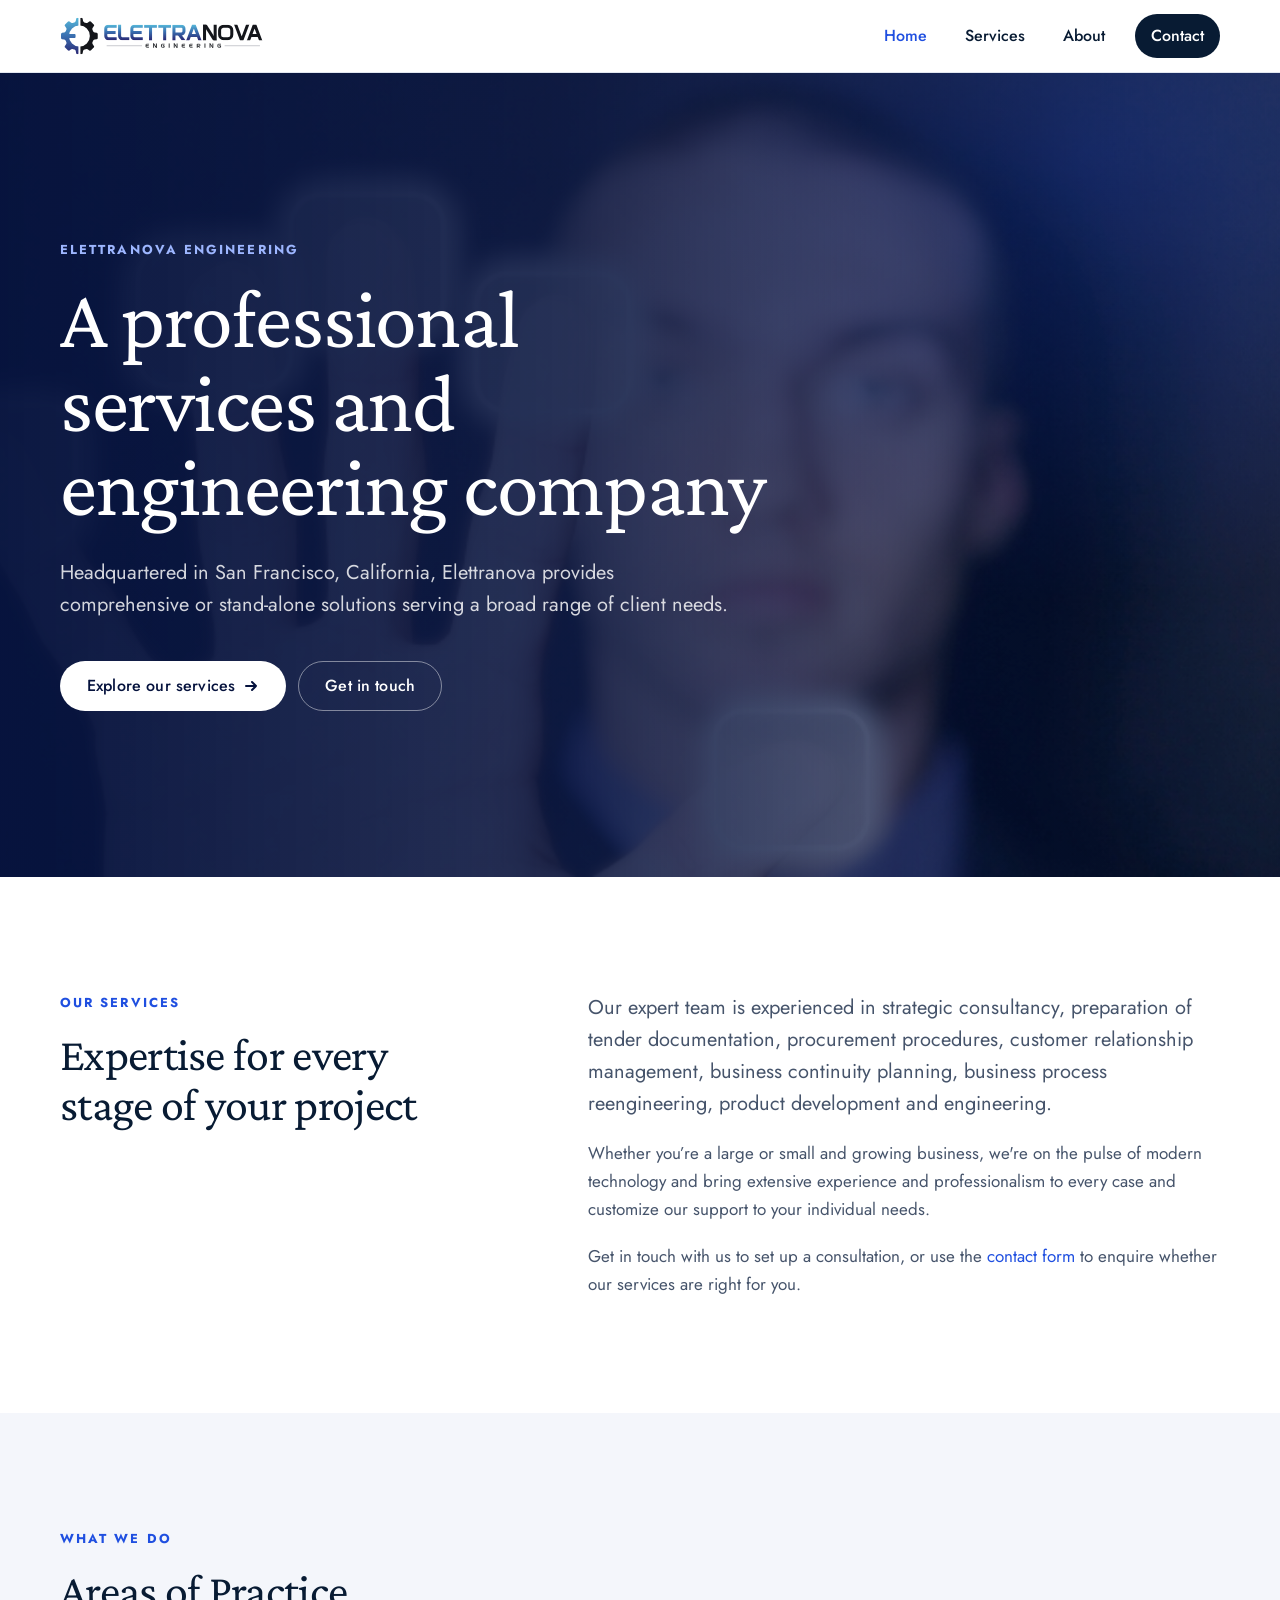
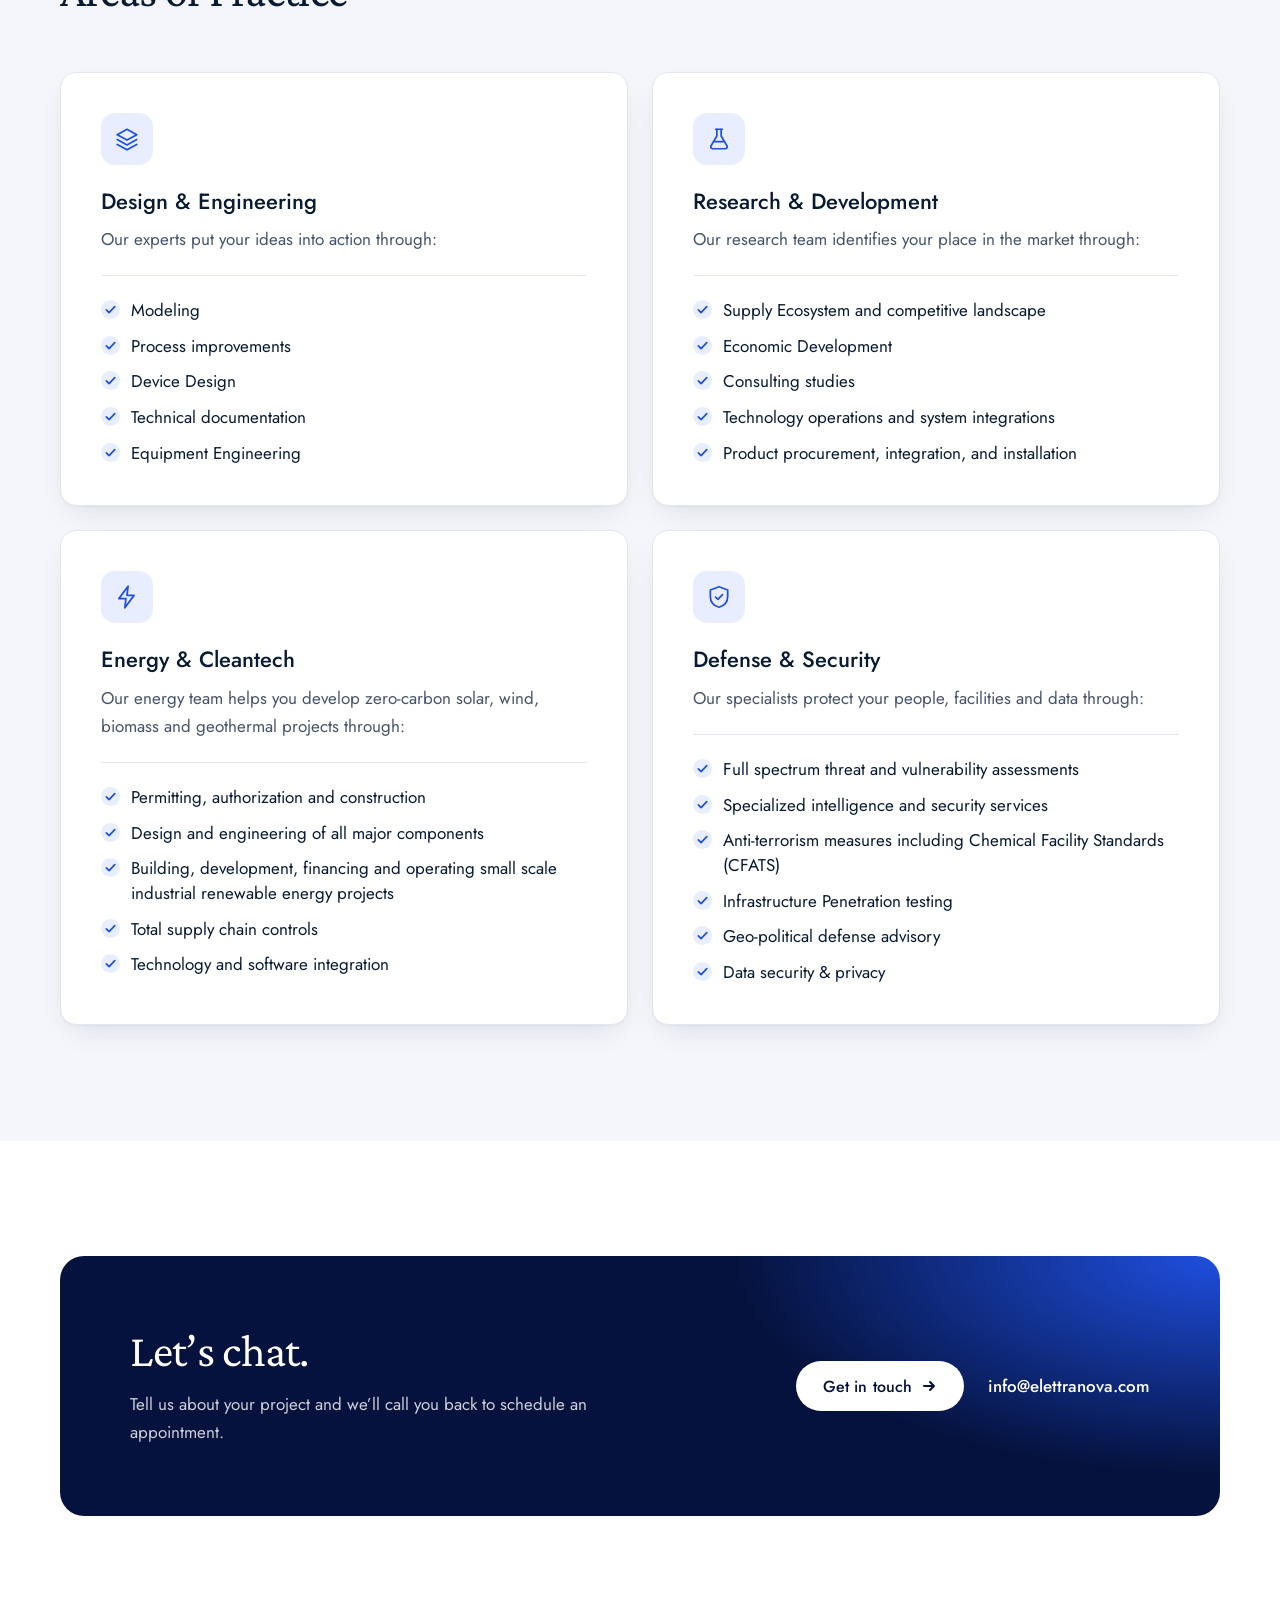
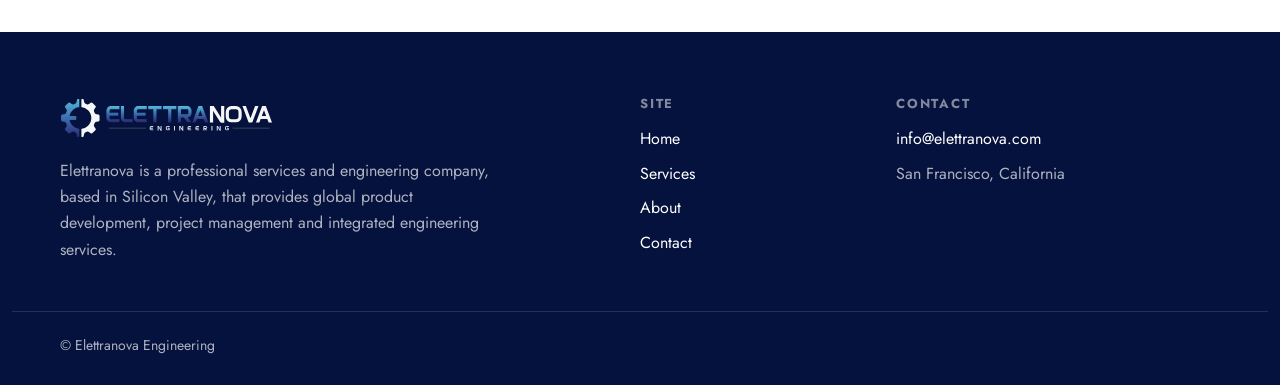
<file: index.html>
<!doctype html>
<html lang="en-US">
<head>
  <meta charset="utf-8">
  <meta name="viewport" content="width=device-width, initial-scale=1">
  <title>Elettranova Engineering</title>
  <meta name="description" content="A professional services and engineering company">
  <link rel="canonical" href="https://elettranova.com/">
  <meta property="og:site_name" content="Elettranova Engineering">
  <meta property="og:title" content="Elettranova Engineering">
  <meta property="og:type" content="website">
  <meta property="og:url" content="https://elettranova.com/">
  <meta property="og:description" content="A professional services and engineering company">
  <meta property="og:image" content="https://elettranova.com/assets/img/icon-512.png">
  <meta name="twitter:card" content="summary">
  <meta name="theme-color" content="#05123d">
  <link rel="icon" href="./favicon.ico" sizes="48x48">
  <link rel="icon" href="./favicon.svg" type="image/svg+xml">
  <link rel="apple-touch-icon" href="./apple-touch-icon.png">
  <link rel="manifest" href="./site.webmanifest">
  <link rel="preload" href="./assets/fonts/jost-latin-400-normal.woff2" as="font" type="font/woff2" crossorigin>
  <link rel="stylesheet" href="./assets/css/style.css">
</head>
<body>
  <header class="site-header">
    <div class="wrap header-inner">
      <a class="logo" href="./"><img src="./assets/img/elettranova-logo.svg" alt="Elettranova Engineering" width="1333" height="270"></a>
      <button class="mobile-nav-toggle" type="button" aria-label="Open menu" aria-expanded="false" aria-controls="site-nav">
        <svg class="icon-hamburger" viewBox="0 0 24 24" aria-hidden="true"><path d="M3 6.5h18M3 12h18M3 17.5h18"/></svg>
        <svg class="icon-close" viewBox="0 0 24 24" aria-hidden="true"><path d="M5 5l14 14M19 5L5 19"/></svg>
      </button>
      <nav class="site-nav" id="site-nav" aria-label="Primary">
        <a href="./" aria-current="page">Home</a>
        <a href="./#services">Services</a>
        <a href="./about/">About</a>
        <a class="nav-cta" href="./contact/">Contact</a>
      </nav>
    </div>
  </header>

  <main>
    <section class="hero">
      <img class="hero-image" src="./assets/img/hero.jpg" alt="" width="849" height="401">
      <div class="wrap hero-inner">
        <span class="eyebrow">Elettranova Engineering</span>
        <h1>A professional services and engineering company</h1>
        <p class="lead">Headquartered in San Francisco, California, Elettranova provides comprehensive or stand-alone solutions serving a broad range of client needs.</p>
        <div class="hero-actions">
          <a class="btn btn-light" href="#services">Explore our services <svg viewBox="0 0 16 16" aria-hidden="true"><path d="M3 8h10M9 4l4 4-4 4"/></svg></a>
          <a class="btn btn-ghost" href="./contact/">Get in touch</a>
        </div>
      </div>
    </section>

    <section class="section">
      <div class="wrap split">
        <div>
          <span class="eyebrow">Our services</span>
          <h2>Expertise for every stage of your project</h2>
        </div>
        <div class="prose">
          <p class="lead">Our expert team is experienced in strategic consultancy, preparation of tender documentation, procurement procedures, customer relationship management, business continuity planning, business process reengineering, product development and engineering.</p>
          <p>Whether you’re a large or small and growing business, we're on the pulse of modern technology and bring extensive experience and professionalism to every case and customize our support to your individual needs.</p>
          <p>Get in touch with us to set up a consultation, or use the <a href="./contact/">contact form</a> to enquire whether our services are right for you.</p>
        </div>
      </div>
    </section>

    <section class="section section-soft" id="services">
      <div class="wrap">
        <div class="section-head">
          <span class="eyebrow">What we do</span>
          <h2>Areas of Practice</h2>
        </div>
        <div class="cards">
          <article class="card" id="design">
            <span class="card-icon"><svg viewBox="0 0 24 24" aria-hidden="true"><path d="M12 3l9 5-9 5-9-5 9-5z"/><path d="M3 12.5l9 5 9-5"/><path d="M3 17l9 5 9-5"/></svg></span>
            <h3>Design &amp; Engineering</h3>
            <p>Our experts put your ideas into action through:</p>
            <ul class="checklist">
              <li>Modeling</li>
              <li>Process improvements</li>
              <li>Device Design</li>
              <li>Technical documentation</li>
              <li>Equipment Engineering</li>
            </ul>
          </article>
          <article class="card" id="research">
            <span class="card-icon"><svg viewBox="0 0 24 24" aria-hidden="true"><path d="M9 3h6"/><path d="M10 3v6.2L4.6 18.4A1.8 1.8 0 0 0 6.2 21h11.6a1.8 1.8 0 0 0 1.6-2.6L14 9.2V3"/><path d="M7.6 14.5h8.8"/></svg></span>
            <h3>Research &amp; Development</h3>
            <p>Our research team identifies your place in the market through:</p>
            <ul class="checklist">
              <li>Supply Ecosystem and competitive landscape</li>
              <li>Economic Development</li>
              <li>Consulting studies</li>
              <li>Technology operations and system integrations</li>
              <li>Product procurement, integration, and installation</li>
            </ul>
          </article>
          <article class="card" id="energy">
            <span class="card-icon"><svg viewBox="0 0 24 24" aria-hidden="true"><path d="M13 2L4.5 13.5H11L10 22l8.5-11.5H12L13 2z"/></svg></span>
            <h3>Energy &amp; Cleantech</h3>
            <p>Our energy team helps you develop zero-carbon solar, wind, biomass and geothermal projects through:</p>
            <ul class="checklist">
              <li>Permitting, authorization and construction</li>
              <li>Design and engineering of all major components</li>
              <li>Building, development, financing and operating small scale industrial renewable energy projects</li>
              <li>Total supply chain controls</li>
              <li>Technology and software integration</li>
            </ul>
          </article>
          <article class="card" id="defense">
            <span class="card-icon"><svg viewBox="0 0 24 24" aria-hidden="true"><path d="M12 2.5l8 3v6c0 5-3.4 8.6-8 10-4.6-1.4-8-5-8-10v-6l8-3z"/><path d="M8.8 12l2.2 2.2 4.2-4.4"/></svg></span>
            <h3>Defense &amp; Security</h3>
            <p>Our specialists protect your people, facilities and data through:</p>
            <ul class="checklist">
              <li>Full spectrum threat and vulnerability assessments</li>
              <li>Specialized intelligence and security services</li>
              <li>Anti-terrorism measures including Chemical Facility Standards (CFATS)</li>
              <li>Infrastructure Penetration testing</li>
              <li>Geo-political defense advisory</li>
              <li>Data security &amp; privacy</li>
            </ul>
          </article>
        </div>
      </div>
    </section>

    <section class="section">
      <div class="wrap">
        <div class="cta">
          <div>
            <h2>Let’s chat.</h2>
            <p>Tell us about your project and we’ll call you back to schedule an appointment.</p>
          </div>
          <div class="cta-actions">
            <a class="btn btn-light" href="./contact/">Get in touch <svg viewBox="0 0 16 16" aria-hidden="true"><path d="M3 8h10M9 4l4 4-4 4"/></svg></a>
            <a class="email" href="mailto:info@elettranova.com">info@elettranova.com</a>
          </div>
        </div>
      </div>
    </section>
  </main>

  <footer class="site-footer">
    <div class="wrap footer-inner">
      <div>
        <img class="footer-logo" src="./assets/img/elettranova-logo-dark.svg" alt="Elettranova Engineering" width="1333" height="270" loading="lazy">
        <p>Elettranova is a professional services and engineering company, based in Silicon Valley, that provides global product development, project management and integrated engineering services.</p>
      </div>
      <div>
        <h3>Site</h3>
        <ul>
          <li><a href="./">Home</a></li>
          <li><a href="./#services">Services</a></li>
          <li><a href="./about/">About</a></li>
          <li><a href="./contact/">Contact</a></li>
        </ul>
      </div>
      <div>
        <h3>Contact</h3>
        <ul>
          <li><a href="mailto:info@elettranova.com">info@elettranova.com</a></li>
          <li>San Francisco, California</li>
        </ul>
      </div>
    </div>
    <div class="wrap footer-bottom">© Elettranova Engineering</div>
  </footer>
  <script src="./assets/js/main.js"></script>
</body>
</html>
</file>
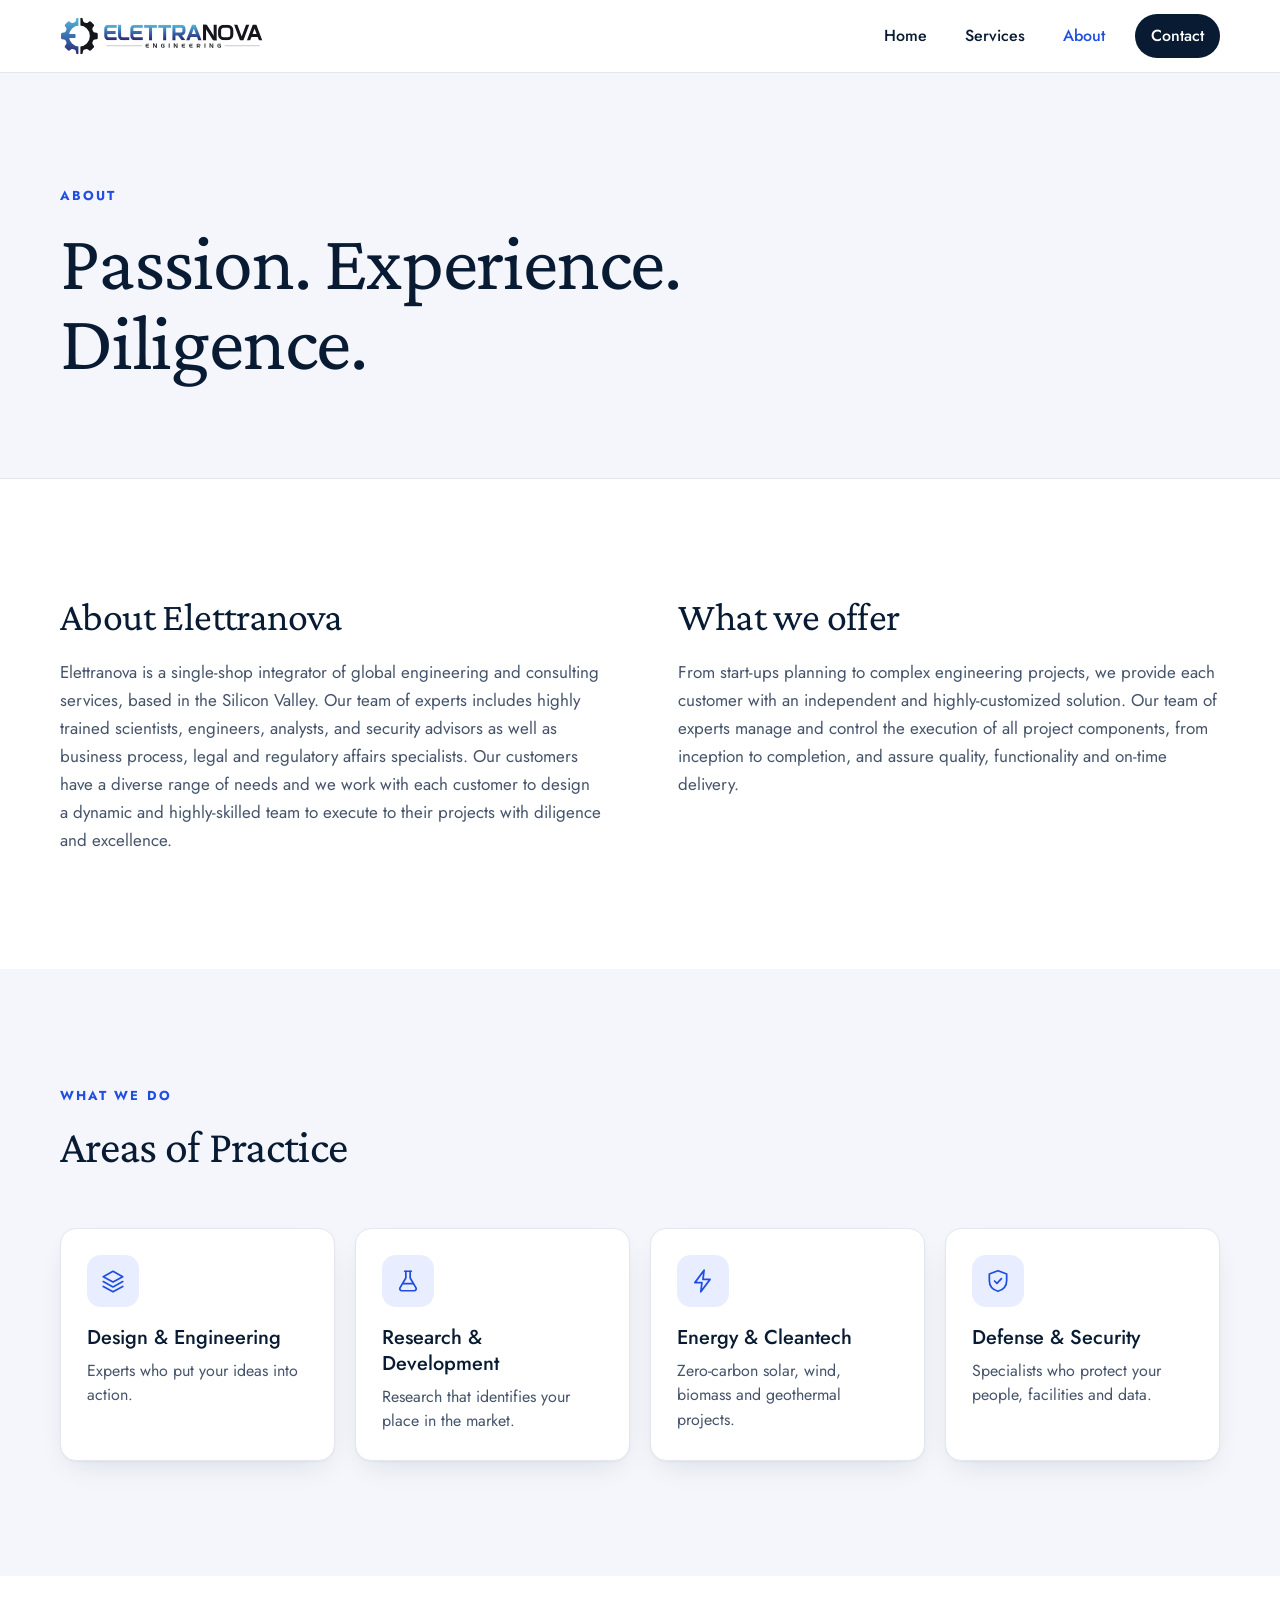
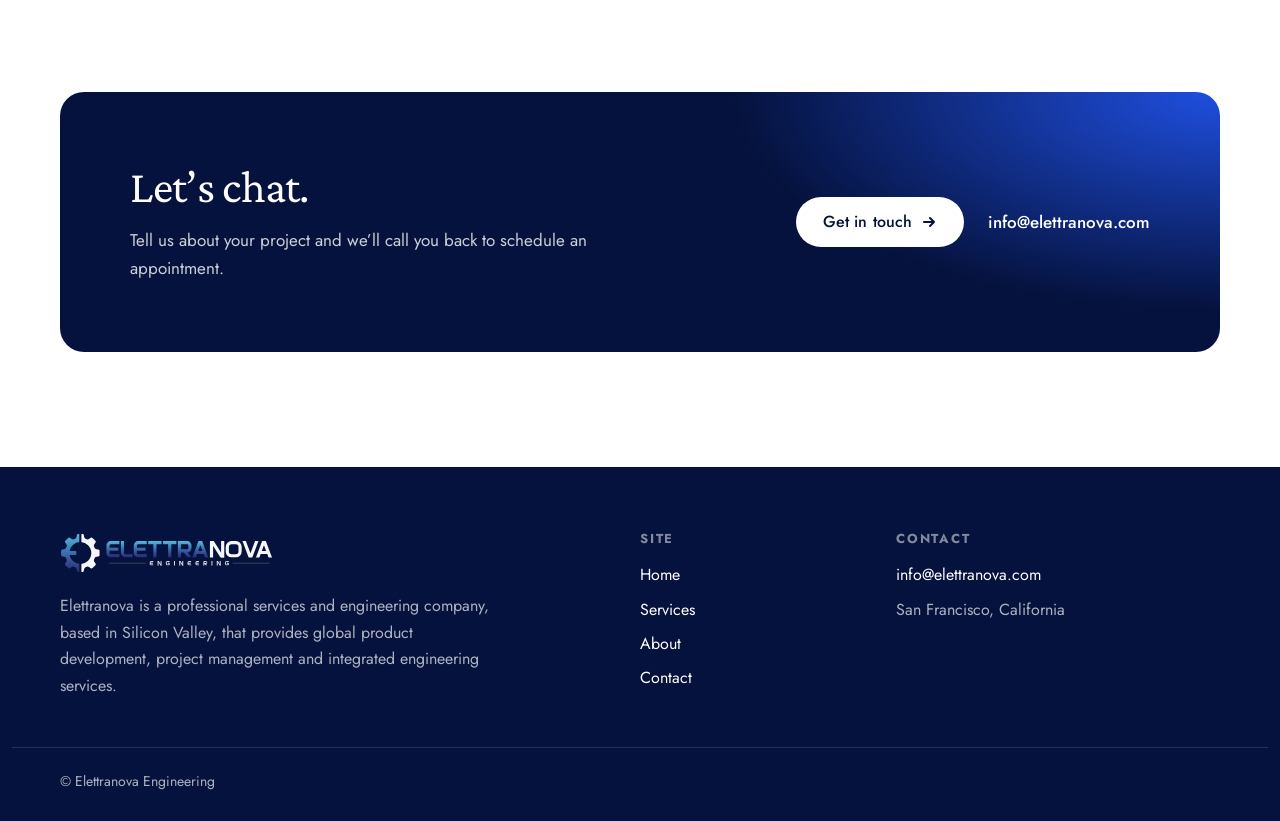
<file: about/index.html>
<!doctype html>
<html lang="en-US">
<head>
  <meta charset="utf-8">
  <meta name="viewport" content="width=device-width, initial-scale=1">
  <title>About — Elettranova Engineering</title>
  <meta name="description" content="A professional services and engineering company">
  <link rel="canonical" href="https://elettranova.com/about">
  <meta property="og:site_name" content="Elettranova Engineering">
  <meta property="og:title" content="About — Elettranova Engineering">
  <meta property="og:type" content="website">
  <meta property="og:url" content="https://elettranova.com/about">
  <meta property="og:description" content="A professional services and engineering company">
  <meta property="og:image" content="https://elettranova.com/assets/img/icon-512.png">
  <meta name="twitter:card" content="summary">
  <meta name="theme-color" content="#05123d">
  <link rel="icon" href="../favicon.ico" sizes="48x48">
  <link rel="icon" href="../favicon.svg" type="image/svg+xml">
  <link rel="apple-touch-icon" href="../apple-touch-icon.png">
  <link rel="manifest" href="../site.webmanifest">
  <link rel="preload" href="../assets/fonts/jost-latin-400-normal.woff2" as="font" type="font/woff2" crossorigin>
  <link rel="stylesheet" href="../assets/css/style.css">
</head>
<body>
  <header class="site-header">
    <div class="wrap header-inner">
      <a class="logo" href="../"><img src="../assets/img/elettranova-logo.svg" alt="Elettranova Engineering" width="1333" height="270"></a>
      <button class="mobile-nav-toggle" type="button" aria-label="Open menu" aria-expanded="false" aria-controls="site-nav">
        <svg class="icon-hamburger" viewBox="0 0 24 24" aria-hidden="true"><path d="M3 6.5h18M3 12h18M3 17.5h18"/></svg>
        <svg class="icon-close" viewBox="0 0 24 24" aria-hidden="true"><path d="M5 5l14 14M19 5L5 19"/></svg>
      </button>
      <nav class="site-nav" id="site-nav" aria-label="Primary">
        <a href="../">Home</a>
        <a href="../#services">Services</a>
        <a href="../about/" aria-current="page">About</a>
        <a class="nav-cta" href="../contact/">Contact</a>
      </nav>
    </div>
  </header>

  <main>
    <section class="page-hero">
      <div class="wrap">
        <span class="eyebrow">About</span>
        <h1>Passion. Experience. Diligence.</h1>
      </div>
    </section>

    <section class="section">
      <div class="wrap duo">
        <div class="prose">
          <h2>About Elettranova</h2>
          <p>Elettranova is a single-shop integrator of global engineering and consulting services, based in the Silicon Valley. Our team of experts includes highly trained scientists, engineers, analysts, and security advisors as well as business process, legal and regulatory affairs specialists. Our customers have a diverse range of needs and we work with each customer to design a dynamic and highly-skilled team to execute to their projects with diligence and excellence.</p>
        </div>
        <div class="prose">
          <h2>What we offer</h2>
          <p>From start-ups planning to complex engineering projects, we provide each customer with an independent and highly-customized solution. Our team of experts manage and control the execution of all project components, from inception to completion, and assure quality, functionality and on-time delivery.</p>
        </div>
      </div>
    </section>

    <section class="section section-soft">
      <div class="wrap">
        <div class="section-head">
          <span class="eyebrow">What we do</span>
          <h2>Areas of Practice</h2>
        </div>
        <div class="tiles">
          <a class="tile" href="../#design">
            <span class="card-icon"><svg viewBox="0 0 24 24" aria-hidden="true"><path d="M12 3l9 5-9 5-9-5 9-5z"/><path d="M3 12.5l9 5 9-5"/><path d="M3 17l9 5 9-5"/></svg></span>
            <h3>Design &amp; Engineering</h3>
            <p>Experts who put your ideas into action.</p>
          </a>
          <a class="tile" href="../#research">
            <span class="card-icon"><svg viewBox="0 0 24 24" aria-hidden="true"><path d="M9 3h6"/><path d="M10 3v6.2L4.6 18.4A1.8 1.8 0 0 0 6.2 21h11.6a1.8 1.8 0 0 0 1.6-2.6L14 9.2V3"/><path d="M7.6 14.5h8.8"/></svg></span>
            <h3>Research &amp; Development</h3>
            <p>Research that identifies your place in the market.</p>
          </a>
          <a class="tile" href="../#energy">
            <span class="card-icon"><svg viewBox="0 0 24 24" aria-hidden="true"><path d="M13 2L4.5 13.5H11L10 22l8.5-11.5H12L13 2z"/></svg></span>
            <h3>Energy &amp; Cleantech</h3>
            <p>Zero-carbon solar, wind, biomass and geothermal projects.</p>
          </a>
          <a class="tile" href="../#defense">
            <span class="card-icon"><svg viewBox="0 0 24 24" aria-hidden="true"><path d="M12 2.5l8 3v6c0 5-3.4 8.6-8 10-4.6-1.4-8-5-8-10v-6l8-3z"/><path d="M8.8 12l2.2 2.2 4.2-4.4"/></svg></span>
            <h3>Defense &amp; Security</h3>
            <p>Specialists who protect your people, facilities and data.</p>
          </a>
        </div>
      </div>
    </section>

    <section class="section">
      <div class="wrap">
        <div class="cta">
          <div>
            <h2>Let’s chat.</h2>
            <p>Tell us about your project and we’ll call you back to schedule an appointment.</p>
          </div>
          <div class="cta-actions">
            <a class="btn btn-light" href="../contact/">Get in touch <svg viewBox="0 0 16 16" aria-hidden="true"><path d="M3 8h10M9 4l4 4-4 4"/></svg></a>
            <a class="email" href="mailto:info@elettranova.com">info@elettranova.com</a>
          </div>
        </div>
      </div>
    </section>
  </main>

  <footer class="site-footer">
    <div class="wrap footer-inner">
      <div>
        <img class="footer-logo" src="../assets/img/elettranova-logo-dark.svg" alt="Elettranova Engineering" width="1333" height="270" loading="lazy">
        <p>Elettranova is a professional services and engineering company, based in Silicon Valley, that provides global product development, project management and integrated engineering services.</p>
      </div>
      <div>
        <h3>Site</h3>
        <ul>
          <li><a href="../">Home</a></li>
          <li><a href="../#services">Services</a></li>
          <li><a href="../about/">About</a></li>
          <li><a href="../contact/">Contact</a></li>
        </ul>
      </div>
      <div>
        <h3>Contact</h3>
        <ul>
          <li><a href="mailto:info@elettranova.com">info@elettranova.com</a></li>
          <li>San Francisco, California</li>
        </ul>
      </div>
    </div>
    <div class="wrap footer-bottom">© Elettranova Engineering</div>
  </footer>
  <script src="../assets/js/main.js"></script>
</body>
</html>
</file>
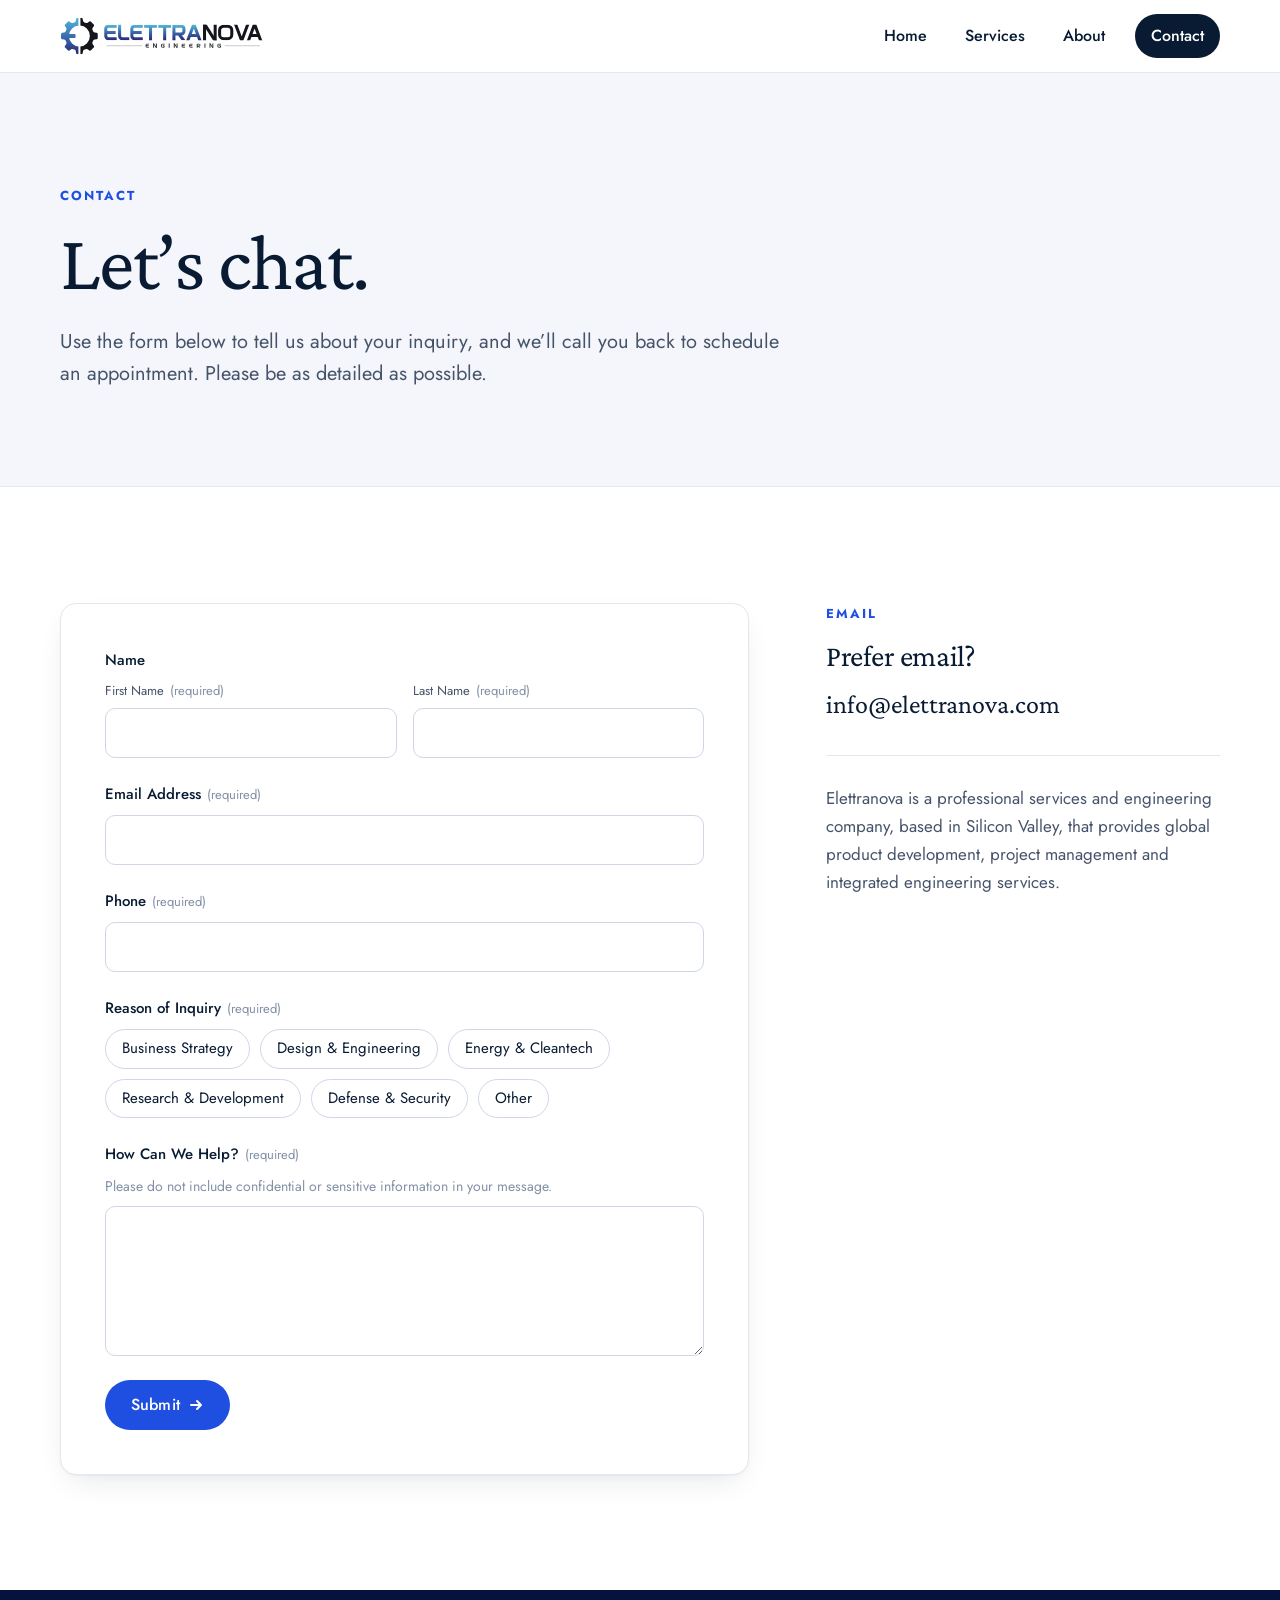
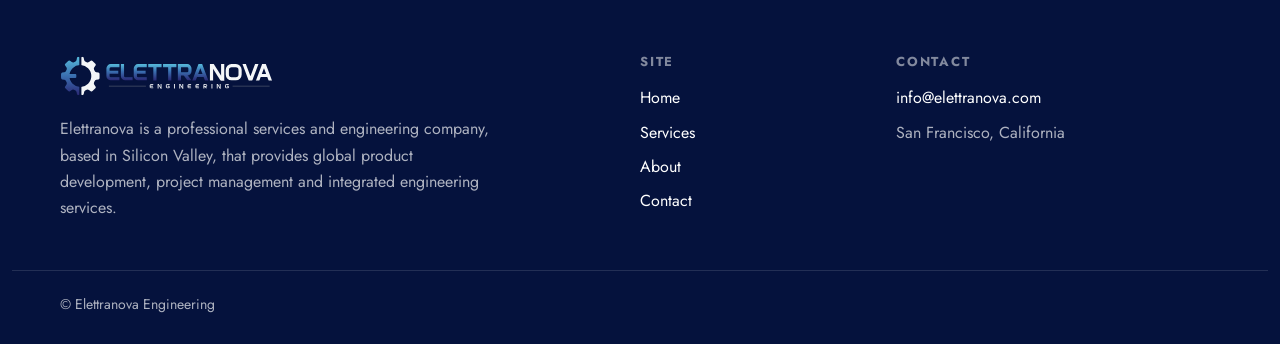
<file: contact/index.html>
<!doctype html>
<html lang="en-US">
<head>
  <meta charset="utf-8">
  <meta name="viewport" content="width=device-width, initial-scale=1">
  <title>Contact — Elettranova Engineering</title>
  <meta name="description" content="A professional services and engineering company">
  <link rel="canonical" href="https://elettranova.com/contact">
  <meta property="og:site_name" content="Elettranova Engineering">
  <meta property="og:title" content="Contact — Elettranova Engineering">
  <meta property="og:type" content="website">
  <meta property="og:url" content="https://elettranova.com/contact">
  <meta property="og:description" content="A professional services and engineering company">
  <meta property="og:image" content="https://elettranova.com/assets/img/icon-512.png">
  <meta name="twitter:card" content="summary">
  <meta name="theme-color" content="#05123d">
  <link rel="icon" href="../favicon.ico" sizes="48x48">
  <link rel="icon" href="../favicon.svg" type="image/svg+xml">
  <link rel="apple-touch-icon" href="../apple-touch-icon.png">
  <link rel="manifest" href="../site.webmanifest">
  <link rel="preload" href="../assets/fonts/jost-latin-400-normal.woff2" as="font" type="font/woff2" crossorigin>
  <link rel="stylesheet" href="../assets/css/style.css">
</head>
<body>
  <header class="site-header">
    <div class="wrap header-inner">
      <a class="logo" href="../"><img src="../assets/img/elettranova-logo.svg" alt="Elettranova Engineering" width="1333" height="270"></a>
      <button class="mobile-nav-toggle" type="button" aria-label="Open menu" aria-expanded="false" aria-controls="site-nav">
        <svg class="icon-hamburger" viewBox="0 0 24 24" aria-hidden="true"><path d="M3 6.5h18M3 12h18M3 17.5h18"/></svg>
        <svg class="icon-close" viewBox="0 0 24 24" aria-hidden="true"><path d="M5 5l14 14M19 5L5 19"/></svg>
      </button>
      <nav class="site-nav" id="site-nav" aria-label="Primary">
        <a href="../">Home</a>
        <a href="../#services">Services</a>
        <a href="../about/">About</a>
        <a class="nav-cta" href="../contact/" aria-current="page">Contact</a>
      </nav>
    </div>
  </header>

  <main>
    <section class="page-hero">
      <div class="wrap">
        <span class="eyebrow">Contact</span>
        <h1>Let’s chat.</h1>
        <p class="lead">Use the form below to tell us about your inquiry, and we’ll call you back to schedule an appointment. Please be as detailed as possible.</p>
      </div>
    </section>

    <section class="section">
      <div class="wrap contact-grid">
        <div class="form-card">
          <form class="contact-form" novalidate>
            <fieldset class="form-item" data-field="name">
              <legend>Name</legend>
              <div class="name-fields">
                <div class="field">
                  <label class="caption" for="fname">First Name<span class="required">(required)</span></label>
                  <input id="fname" name="fname" type="text" autocomplete="given-name">
                </div>
                <div class="field">
                  <label class="caption" for="lname">Last Name<span class="required">(required)</span></label>
                  <input id="lname" name="lname" type="text" autocomplete="family-name">
                </div>
              </div>
              <p class="field-error" role="alert"></p>
            </fieldset>
            <div class="form-item" data-field="email">
              <label class="title" for="email">Email Address<span class="required">(required)</span></label>
              <input id="email" name="email" type="email" autocomplete="email">
              <p class="field-error" role="alert"></p>
            </div>
            <div class="form-item" data-field="phone">
              <label class="title" for="phone">Phone<span class="required">(required)</span></label>
              <input id="phone" name="phone" type="tel" inputmode="tel" autocomplete="tel">
              <p class="field-error" role="alert"></p>
            </div>
            <fieldset class="form-item" data-field="reason">
              <legend>Reason of Inquiry<span class="required">(required)</span></legend>
              <div class="options">
                  <label class="option"><input name="reason" type="checkbox" value="Business Strategy"><span>Business Strategy</span></label>
                  <label class="option"><input name="reason" type="checkbox" value="Design &amp; Engineering"><span>Design &amp; Engineering</span></label>
                  <label class="option"><input name="reason" type="checkbox" value="Energy &amp; Cleantech"><span>Energy &amp; Cleantech</span></label>
                  <label class="option"><input name="reason" type="checkbox" value="Research &amp; Development"><span>Research &amp; Development</span></label>
                  <label class="option"><input name="reason" type="checkbox" value="Defense &amp; Security"><span>Defense &amp; Security</span></label>
                  <label class="option"><input name="reason" type="checkbox" value="Other"><span>Other</span></label>
              </div>
              <p class="field-error" role="alert"></p>
            </fieldset>
            <div class="form-item" data-field="message">
              <label class="title" for="message">How Can We Help?<span class="required">(required)</span></label>
              <p class="description">Please do not include confidential or sensitive information in your message.</p>
              <textarea id="message" name="message"></textarea>
              <p class="field-error" role="alert"></p>
            </div>
            <div class="hp" aria-hidden="true"><input name="website" type="text" tabindex="-1" autocomplete="off"></div>
            <button class="btn btn-primary" type="submit">Submit <svg viewBox="0 0 16 16" aria-hidden="true"><path d="M3 8h10M9 4l4 4-4 4"/></svg></button>
          </form>
        </div>
        <aside class="contact-aside">
          <span class="eyebrow">Email</span>
          <h2>Prefer email?</h2>
          <a class="email" href="mailto:info@elettranova.com">info@elettranova.com</a>
          <hr>
          <p>Elettranova is a professional services and engineering company, based in Silicon Valley, that provides global product development, project management and integrated engineering services.</p>
        </aside>
      </div>
    </section>
  </main>

  <footer class="site-footer">
    <div class="wrap footer-inner">
      <div>
        <img class="footer-logo" src="../assets/img/elettranova-logo-dark.svg" alt="Elettranova Engineering" width="1333" height="270" loading="lazy">
        <p>Elettranova is a professional services and engineering company, based in Silicon Valley, that provides global product development, project management and integrated engineering services.</p>
      </div>
      <div>
        <h3>Site</h3>
        <ul>
          <li><a href="../">Home</a></li>
          <li><a href="../#services">Services</a></li>
          <li><a href="../about/">About</a></li>
          <li><a href="../contact/">Contact</a></li>
        </ul>
      </div>
      <div>
        <h3>Contact</h3>
        <ul>
          <li><a href="mailto:info@elettranova.com">info@elettranova.com</a></li>
          <li>San Francisco, California</li>
        </ul>
      </div>
    </div>
    <div class="wrap footer-bottom">© Elettranova Engineering</div>
  </footer>
  <script src="../assets/js/main.js"></script>
</body>
</html>
</file>
<file: assets/css/style.css>
/* Elettranova Engineering — site styles */

/* ---------- Fonts (self-hosted, SIL Open Font License) ---------- */
@font-face { font-family: "Jost"; font-weight: 400; font-style: normal; font-display: swap; src: url("../fonts/jost-latin-400-normal.woff2") format("woff2"); }
@font-face { font-family: "Jost"; font-weight: 500; font-style: normal; font-display: swap; src: url("../fonts/jost-latin-500-normal.woff2") format("woff2"); }
@font-face { font-family: "Jost"; font-weight: 700; font-style: normal; font-display: swap; src: url("../fonts/jost-latin-700-normal.woff2") format("woff2"); }
@font-face { font-family: "Crimson Pro"; font-weight: 300; font-style: normal; font-display: swap; src: url("../fonts/crimson-pro-latin-300-normal.woff2") format("woff2"); }
@font-face { font-family: "Crimson Pro"; font-weight: 400; font-style: normal; font-display: swap; src: url("../fonts/crimson-pro-latin-400-normal.woff2") format("woff2"); }

:root {
  --bg: #ffffff;
  --bg-soft: #f4f6fb;
  --ink: #081b33;
  --text: #46546b;
  --navy: #062575;
  --navy-deep: #05123d;
  --accent: #1f4fe0;
  --accent-soft: #e8eeff;
  --line: #e2e7f0;
  --radius: 16px;
  --shadow: 0 1px 2px rgba(8, 27, 51, .04), 0 12px 32px -12px rgba(8, 27, 51, .14);
  --sans: "Jost", "Futura PT", Futura, "Century Gothic", "Trebuchet MS", sans-serif;
  --serif: "Crimson Pro", Georgia, "Times New Roman", serif;
  --wrap: 1160px;
  --pad: clamp(20px, 5vw, 48px);
  --section: clamp(64px, 9vw, 120px);
}

/* ---------- Base ---------- */
*, *::before, *::after { box-sizing: border-box; }
html { -webkit-text-size-adjust: 100%; scroll-behavior: smooth; scroll-padding-top: 88px; }
body {
  margin: 0;
  background: var(--bg);
  color: var(--text);
  font-family: var(--sans);
  font-size: 17px;
  line-height: 1.65;
  -webkit-font-smoothing: antialiased;
  text-rendering: optimizeLegibility;
}
img, svg { display: block; max-width: 100%; }
a { color: var(--accent); text-decoration: none; }
a:hover { text-decoration: underline; text-underline-offset: 3px; }
strong { font-weight: 700; color: var(--ink); }
h1, h2, h3, p, ul { margin: 0; }
h1, h2 { font-family: var(--serif); font-weight: 400; color: var(--ink); letter-spacing: -.015em; line-height: 1.08; text-wrap: balance; }
h2 { font-size: clamp(32px, 4vw, 46px); }
h3 { font-size: 20px; font-weight: 500; color: var(--ink); line-height: 1.3; }
:focus-visible { outline: 2px solid var(--accent); outline-offset: 3px; border-radius: 4px; }

.wrap { width: 100%; max-width: calc(var(--wrap) + var(--pad) * 2); margin: 0 auto; padding: 0 var(--pad); }
.section { padding: var(--section) 0; }
.section-soft { background: var(--bg-soft); }
.eyebrow {
  display: block;
  margin-bottom: 16px;
  font-size: 13px;
  font-weight: 700;
  letter-spacing: .16em;
  text-transform: uppercase;
  color: var(--accent);
}
.lead { font-size: clamp(18px, 1.6vw, 20px); line-height: 1.6; }
.prose p + p { margin-top: 1.1em; }

/* ---------- Buttons ---------- */
.btn {
  display: inline-flex;
  align-items: center;
  justify-content: center;
  gap: 8px;
  min-height: 50px;
  padding: 12px 26px;
  border: 1.5px solid transparent;
  border-radius: 999px;
  font-family: var(--sans);
  font-size: 16px;
  font-weight: 500;
  line-height: 1.2;
  letter-spacing: .01em;
  cursor: pointer;
  transition: background-color .15s ease, color .15s ease, border-color .15s ease, transform .15s ease;
}
.btn:hover { text-decoration: none; transform: translateY(-1px); }
.btn-primary { background: var(--accent); color: #fff; }
.btn-primary:hover { background: var(--navy); }
.btn-light { background: #fff; color: var(--navy-deep); }
.btn-light:hover { background: var(--accent-soft); }
.btn-ghost { border-color: rgba(255, 255, 255, .45); color: #fff; }
.btn-ghost:hover { background: rgba(255, 255, 255, .12); border-color: #fff; }
.btn svg { width: 16px; height: 16px; fill: none; stroke: currentColor; stroke-width: 2; stroke-linecap: round; stroke-linejoin: round; }

/* ---------- Header ---------- */
.site-header {
  position: sticky;
  top: 0;
  z-index: 100;
  background: rgba(255, 255, 255, .88);
  -webkit-backdrop-filter: saturate(160%) blur(14px);
  backdrop-filter: saturate(160%) blur(14px);
  border-bottom: 1px solid var(--line);
}
.header-inner { display: flex; align-items: center; justify-content: space-between; gap: 24px; min-height: 72px; }
.logo { flex: none; }
.logo img { width: auto; height: 42px; }
.site-nav { display: flex; align-items: center; gap: 6px; }
.site-nav a {
  padding: 9px 16px;
  border-radius: 999px;
  color: var(--ink);
  font-size: 16px;
  font-weight: 500;
  transition: background-color .15s ease, color .15s ease;
}
.site-nav a:hover { background: var(--bg-soft); text-decoration: none; }
.site-nav a[aria-current="page"] { color: var(--accent); }
.site-nav a.nav-cta { margin-left: 8px; background: var(--ink); color: #fff; }
.site-nav a.nav-cta:hover { background: var(--accent); }
.mobile-nav-toggle { display: none; }

/* ---------- Home hero ---------- */
.hero {
  position: relative;
  isolation: isolate;
  overflow: hidden;
  background: var(--navy-deep);
  color: rgba(255, 255, 255, .82);
}
.hero-image {
  position: absolute;
  inset: 0;
  z-index: -2;
  width: 100%;
  height: 100%;
  object-fit: cover;
  object-position: 50% 30%;
  opacity: .75;
}
.hero::after {
  content: "";
  position: absolute;
  inset: 0;
  z-index: -1;
  background:
    linear-gradient(90deg, rgba(5, 18, 61, .96) 0%, rgba(5, 18, 61, .82) 45%, rgba(5, 18, 61, .35) 100%),
    radial-gradient(60% 80% at 85% 10%, rgba(31, 79, 224, .45), transparent 70%);
}
.hero-inner { padding-top: clamp(88px, 13vw, 168px); padding-bottom: clamp(88px, 13vw, 168px); }
.hero .eyebrow { color: #9db6ff; }
.hero h1 { max-width: 15ch; color: #fff; font-size: clamp(44px, 7vw, 84px); line-height: 1; }
.hero .lead { max-width: 56ch; margin-top: 28px; }
.hero-actions { display: flex; flex-wrap: wrap; gap: 12px; margin-top: 40px; }

/* ---------- Page hero (about / contact) ---------- */
.page-hero { background: var(--bg-soft); border-bottom: 1px solid var(--line); }
.page-hero .wrap { padding-top: clamp(64px, 9vw, 112px); padding-bottom: clamp(56px, 8vw, 96px); }
.page-hero h1 { max-width: 16ch; font-size: clamp(44px, 7vw, 80px); line-height: 1; }
.page-hero .lead { max-width: 60ch; margin-top: 24px; }

/* ---------- Split intro ---------- */
.split { display: grid; grid-template-columns: minmax(0, 5fr) minmax(0, 7fr); gap: clamp(32px, 6vw, 96px); align-items: start; }
.section-head { max-width: 640px; margin-bottom: clamp(36px, 5vw, 56px); }
.section-head p { margin-top: 16px; }

/* ---------- Service cards ---------- */
.cards { display: grid; grid-template-columns: repeat(2, minmax(0, 1fr)); gap: 24px; }
.card {
  padding: clamp(26px, 3.2vw, 40px);
  border: 1px solid var(--line);
  border-radius: var(--radius);
  background: #fff;
  box-shadow: var(--shadow);
  transition: transform .2s ease, border-color .2s ease;
}
.card:hover { transform: translateY(-3px); border-color: #c6d2ee; }
.card-icon {
  display: grid;
  place-items: center;
  width: 52px;
  height: 52px;
  margin-bottom: 22px;
  border-radius: 14px;
  background: var(--accent-soft);
  color: var(--accent);
}
.card-icon svg { width: 26px; height: 26px; fill: none; stroke: currentColor; stroke-width: 1.6; stroke-linecap: round; stroke-linejoin: round; }
.card h3 { font-size: 22px; }
.card > p { margin-top: 10px; }
.checklist { list-style: none; margin-top: 22px; padding: 22px 0 0; border-top: 1px solid var(--line); }
.checklist li { position: relative; padding-left: 30px; color: var(--ink); line-height: 1.45; }
.checklist li + li { margin-top: 11px; }
.checklist li::before {
  content: "";
  position: absolute;
  left: 0;
  top: .12em;
  width: 19px;
  height: 19px;
  border-radius: 50%;
  background: var(--accent-soft) url("data:image/svg+xml,%3Csvg xmlns='http://www.w3.org/2000/svg' viewBox='0 0 20 20'%3E%3Cpath d='M5.6 10.4l2.9 2.9 6-6.3' fill='none' stroke='%231f4fe0' stroke-width='1.8' stroke-linecap='round' stroke-linejoin='round'/%3E%3C/svg%3E") center / 100% no-repeat;
}

/* ---------- Compact service tiles (about) ---------- */
.tiles { display: grid; grid-template-columns: repeat(4, minmax(0, 1fr)); gap: 20px; }
.tile {
  display: block;
  padding: 26px;
  border: 1px solid var(--line);
  border-radius: var(--radius);
  background: #fff;
  color: var(--text);
  box-shadow: var(--shadow);
  transition: transform .2s ease, border-color .2s ease;
}
.tile:hover { transform: translateY(-3px); border-color: #c6d2ee; text-decoration: none; }
.tile .card-icon { margin-bottom: 18px; }
.tile p { margin-top: 8px; font-size: 16px; line-height: 1.55; }

/* ---------- Two-column feature (about) ---------- */
.duo { display: grid; grid-template-columns: repeat(2, minmax(0, 1fr)); gap: clamp(32px, 6vw, 80px); }
.duo h2 { margin-bottom: 20px; font-size: clamp(30px, 3.4vw, 40px); }

/* ---------- CTA band ---------- */
.cta {
  position: relative;
  overflow: hidden;
  display: flex;
  flex-wrap: wrap;
  align-items: center;
  justify-content: space-between;
  gap: 28px 48px;
  padding: clamp(36px, 5.5vw, 72px);
  border-radius: calc(var(--radius) + 8px);
  background: radial-gradient(70% 140% at 100% 0%, #1f4fe0 0%, transparent 60%), var(--navy-deep);
  color: rgba(255, 255, 255, .8);
}
.cta h2 { color: #fff; }
.cta p { max-width: 46ch; margin-top: 14px; }
.cta-actions { display: flex; flex-wrap: wrap; align-items: center; gap: 12px 24px; }
.cta-actions .email { color: #fff; font-weight: 500; }

/* ---------- Contact ---------- */
.contact-grid { display: grid; grid-template-columns: minmax(0, 7fr) minmax(0, 4fr); gap: clamp(32px, 6vw, 80px); align-items: start; }
.form-card {
  padding: clamp(24px, 4vw, 44px);
  border: 1px solid var(--line);
  border-radius: var(--radius);
  background: #fff;
  box-shadow: var(--shadow);
}
.contact-aside h2 { font-size: 30px; }
.contact-aside .email { display: inline-block; margin-top: 12px; font-family: var(--serif); font-size: 26px; color: var(--ink); }
.contact-aside p { margin-top: 16px; }
.contact-aside hr { height: 1px; margin: 28px 0; border: 0; background: var(--line); }

.contact-form fieldset { min-width: 0; margin: 0; padding: 0; border: 0; }
.contact-form .form-item { margin-bottom: 24px; }
.contact-form .title, .contact-form legend {
  display: block;
  margin-bottom: 8px;
  padding: 0;
  color: var(--ink);
  font-size: 15px;
  font-weight: 500;
}
.contact-form .required { margin-left: 6px; color: #8391a7; font-size: 13px; font-weight: 400; }
.contact-form .name-fields { display: grid; grid-template-columns: repeat(2, minmax(0, 1fr)); gap: 16px; }
.contact-form .caption { display: block; margin-bottom: 6px; font-size: 13px; color: var(--text); }
.contact-form input[type="text"],
.contact-form input[type="email"],
.contact-form input[type="tel"],
.contact-form textarea {
  display: block;
  width: 100%;
  margin: 0;
  padding: 13px 15px;
  border: 1px solid #cfd7e6;
  border-radius: 10px;
  background: #fff;
  color: var(--ink);
  font-family: var(--sans);
  font-size: 16px;
  line-height: 1.4;
  transition: border-color .15s ease, box-shadow .15s ease;
  -webkit-appearance: none;
  appearance: none;
}
.contact-form textarea { min-height: 150px; resize: vertical; }
.contact-form input:not([type="checkbox"]):focus,
.contact-form textarea:focus { outline: none; border-color: var(--accent); box-shadow: 0 0 0 4px rgba(31, 79, 224, .16); }
.contact-form .options { display: flex; flex-wrap: wrap; gap: 10px; }
.contact-form .option { position: relative; }
.contact-form .option input { position: absolute; opacity: 0; width: 1px; height: 1px; }
.contact-form .option span {
  display: block;
  padding: 9px 16px;
  border: 1px solid #cfd7e6;
  border-radius: 999px;
  color: var(--ink);
  font-size: 15px;
  line-height: 1.3;
  cursor: pointer;
  user-select: none;
  transition: background-color .15s ease, border-color .15s ease, color .15s ease;
}
.contact-form .option span:hover { border-color: var(--accent); }
.contact-form .option input:checked + span { border-color: var(--accent); background: var(--accent); color: #fff; }
.contact-form .option input:focus-visible + span { outline: 2px solid var(--accent); outline-offset: 3px; }
.contact-form .description { margin-bottom: 8px; font-size: 14px; color: #8391a7; }
.contact-form .hp { position: absolute; left: -5000px; }
.contact-form .field-error { display: none; margin-top: 8px; font-size: 14px; color: #c8322b; }
.contact-form .invalid .field-error { display: block; }
.contact-form .invalid input:not([type="checkbox"]),
.contact-form .invalid textarea { border-color: #c8322b; }
.contact-form button { border: 0; }
.form-submitted { color: var(--ink); font-size: 18px; }

/* ---------- Footer ---------- */
.site-footer { background: var(--navy-deep); color: rgba(255, 255, 255, .68); font-size: 16px; }
.footer-inner { display: grid; grid-template-columns: minmax(0, 5fr) minmax(0, 2fr) minmax(0, 3fr); gap: 40px; padding-top: 64px; padding-bottom: 48px; }
.footer-logo { width: auto; height: 44px; }
.footer-logo + p { max-width: 44ch; margin-top: 18px; }
.site-footer h3 { margin-bottom: 14px; color: rgba(255, 255, 255, .5); font-size: 13px; font-weight: 700; letter-spacing: .14em; text-transform: uppercase; }
.site-footer ul { list-style: none; padding: 0; }
.site-footer li + li { margin-top: 8px; }
.site-footer a { color: #fff; }
.footer-bottom { padding-top: 22px; padding-bottom: 28px; border-top: 1px solid rgba(255, 255, 255, .12); font-size: 14px; }

/* ---------- Responsive ---------- */
@media (max-width: 960px) {
  .tiles { grid-template-columns: repeat(2, minmax(0, 1fr)); }
  .split, .contact-grid { grid-template-columns: minmax(0, 1fr); }
  .footer-inner { grid-template-columns: repeat(2, minmax(0, 1fr)); }
  .footer-inner > :first-child { grid-column: 1 / -1; }
}

@media (max-width: 720px) {
  body { font-size: 16px; }
  .header-inner { min-height: 64px; }
  .logo img { height: 34px; }
  .mobile-nav-toggle {
    display: grid;
    place-items: center;
    width: 44px;
    height: 44px;
    margin-right: -10px;
    padding: 0;
    border: 0;
    border-radius: 10px;
    background: none;
    color: var(--ink);
    cursor: pointer;
  }
  .mobile-nav-toggle svg { width: 24px; height: 24px; fill: none; stroke: currentColor; stroke-width: 1.8; stroke-linecap: round; }
  .mobile-nav-toggle .icon-close { display: none; }
  .mobile-menu-open .mobile-nav-toggle .icon-close { display: block; }
  .mobile-menu-open .mobile-nav-toggle .icon-hamburger { display: none; }
  .site-nav {
    display: none;
    position: absolute;
    top: 100%;
    left: 0;
    right: 0;
    flex-direction: column;
    align-items: stretch;
    gap: 4px;
    padding: 12px var(--pad) 20px;
    border-bottom: 1px solid var(--line);
    background: #fff;
    box-shadow: 0 24px 32px -24px rgba(8, 27, 51, .25);
  }
  .mobile-menu-open .site-nav { display: flex; }
  .site-nav a { padding: 13px 14px; border-radius: 10px; font-size: 18px; }
  .site-nav a.nav-cta { margin: 8px 0 0; text-align: center; border-radius: 999px; }
  .cards, .duo { grid-template-columns: minmax(0, 1fr); }
  .hero::after { background: linear-gradient(180deg, rgba(5, 18, 61, .9), rgba(5, 18, 61, .8)); }
  .contact-form .name-fields { grid-template-columns: minmax(0, 1fr); }
}

@media (max-width: 520px) {
  .tiles, .footer-inner { grid-template-columns: minmax(0, 1fr); }
  .hero-actions .btn, .cta-actions .btn { width: 100%; }
}

@media (prefers-reduced-motion: reduce) {
  html { scroll-behavior: auto; }
  *, *::before, *::after { transition: none !important; }
}
</file>
